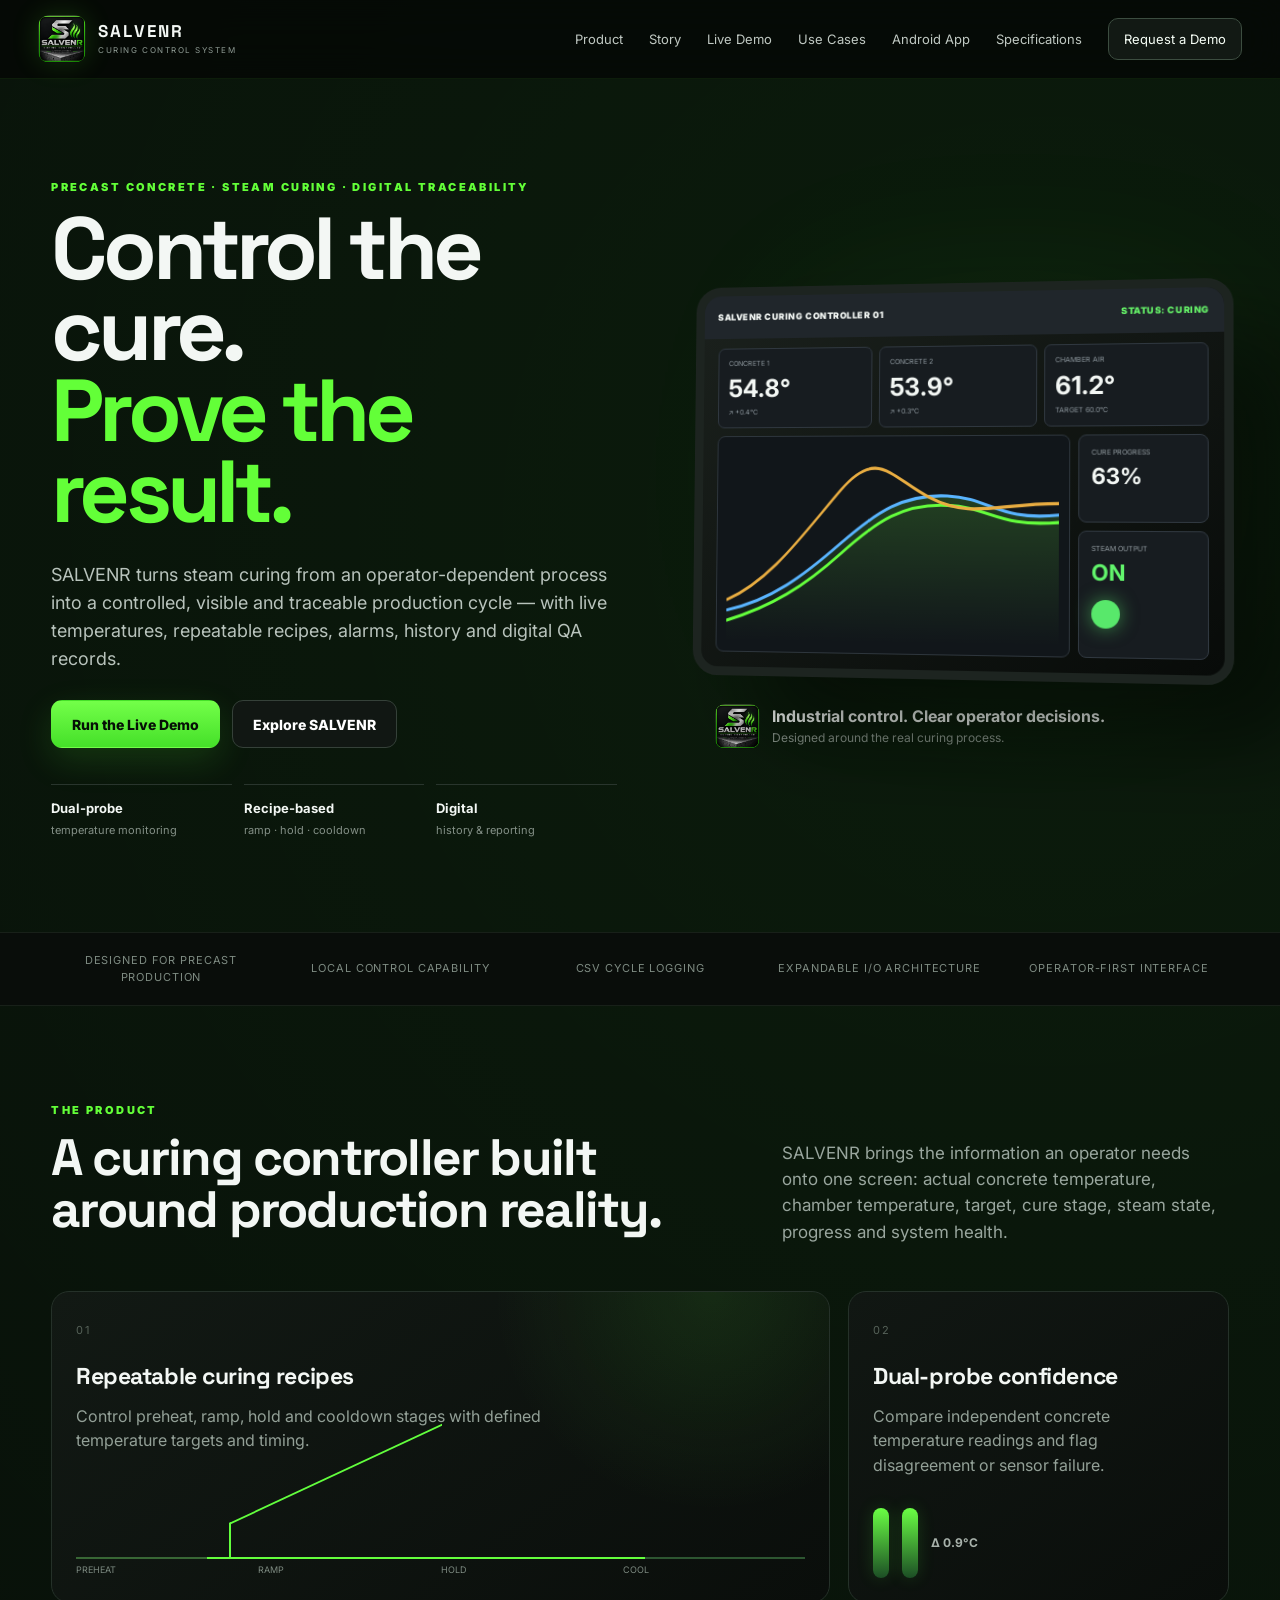
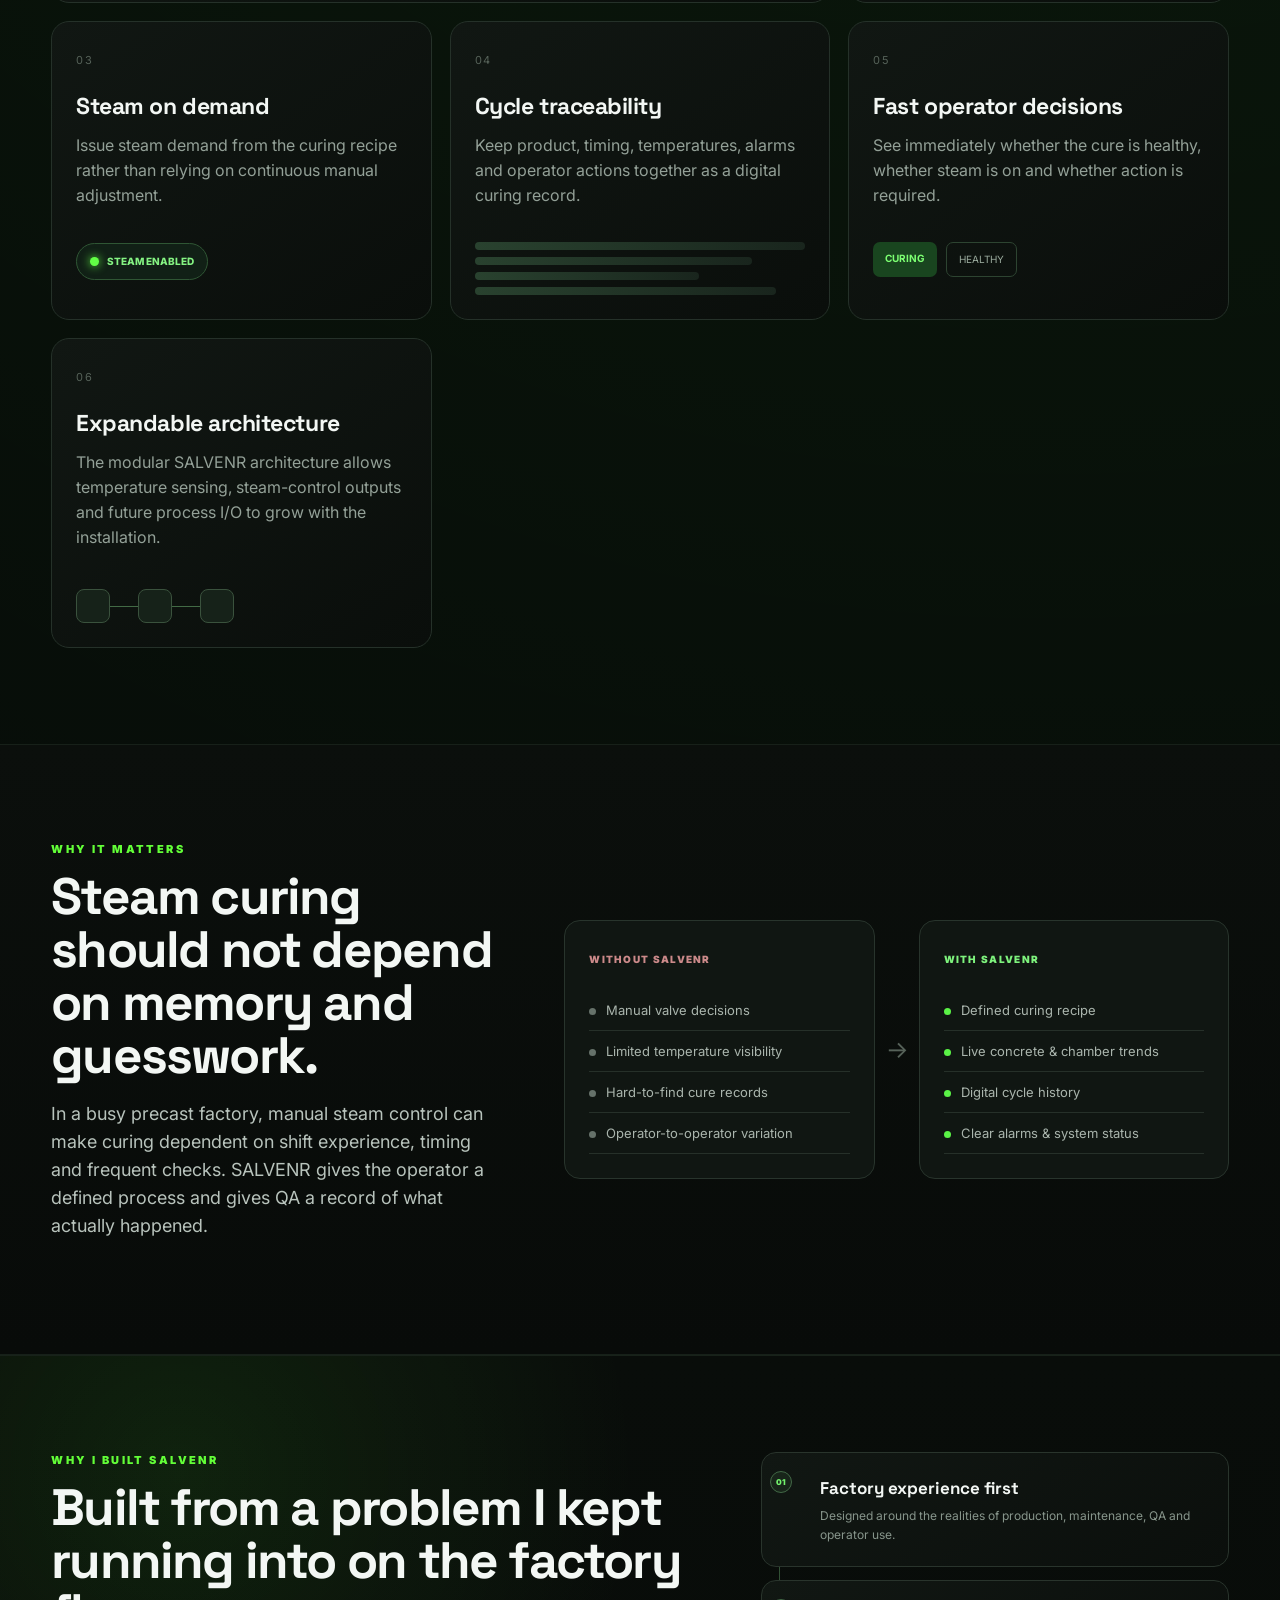
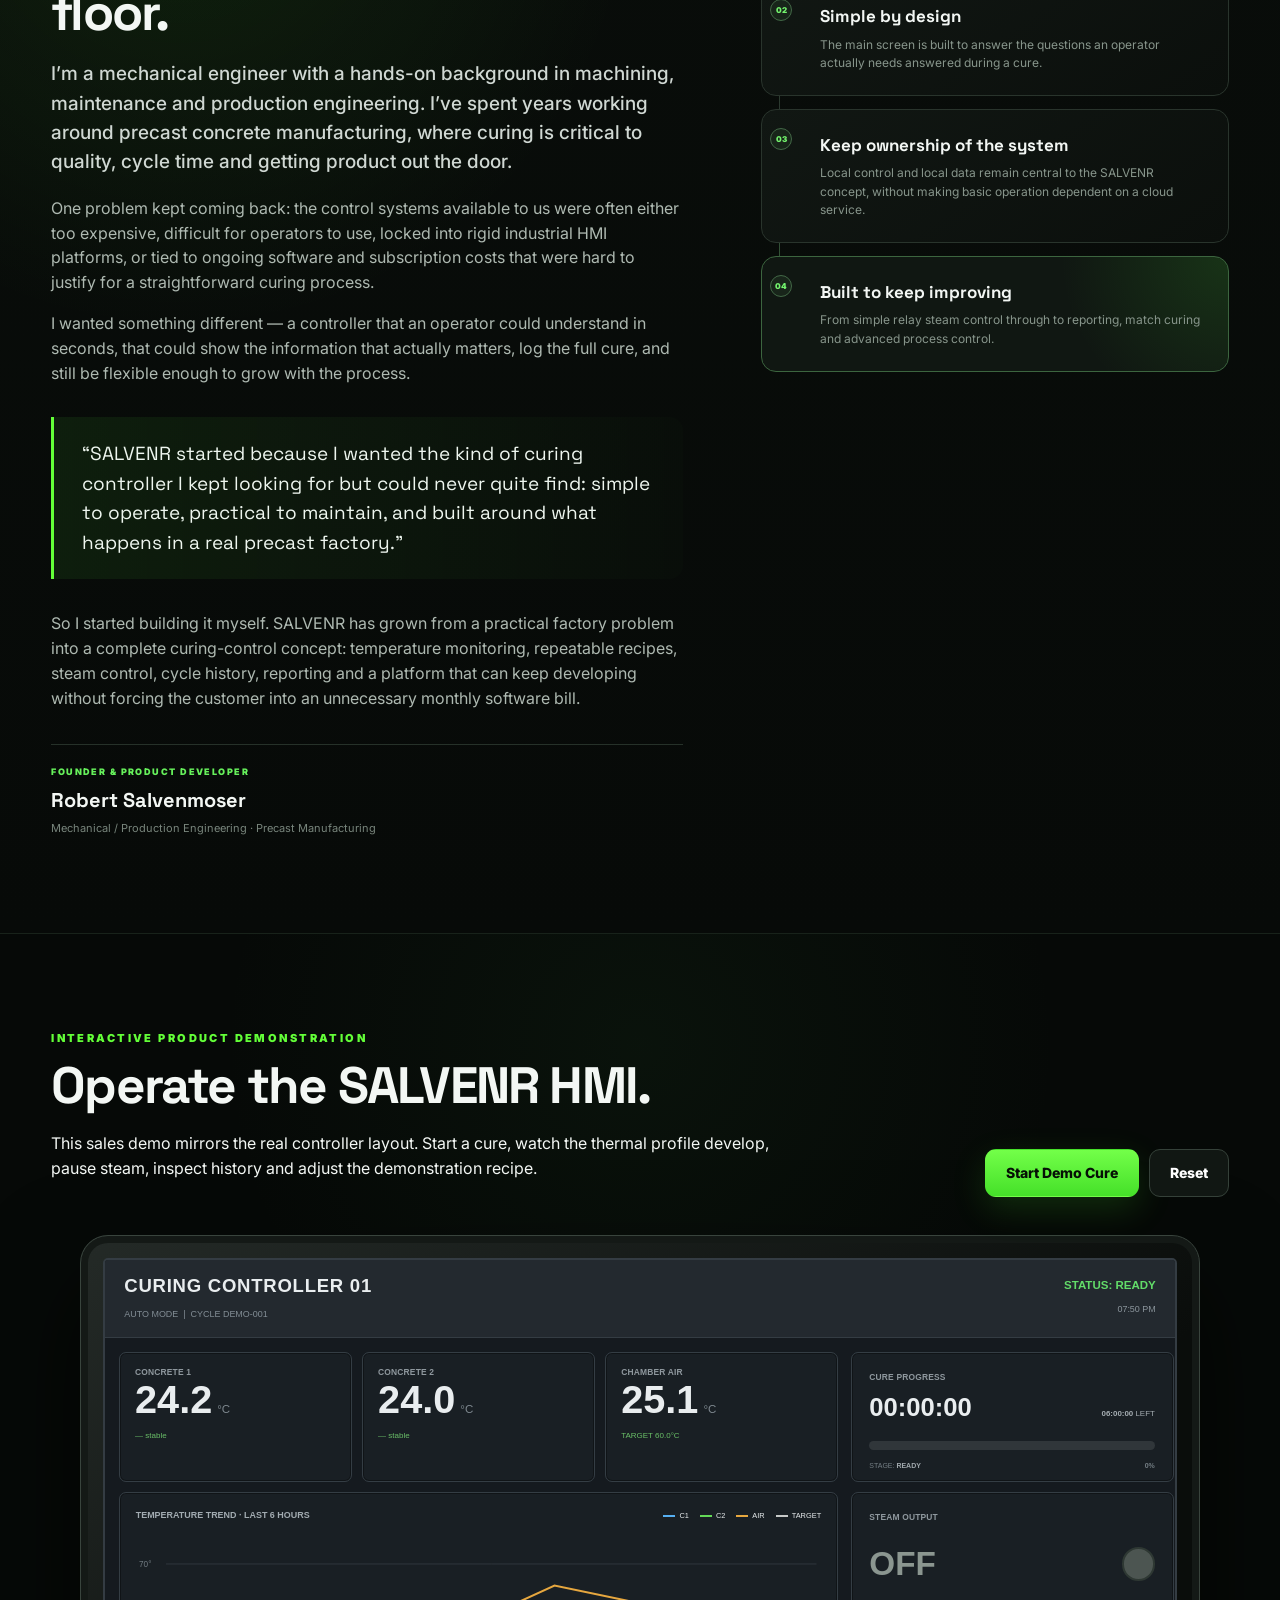
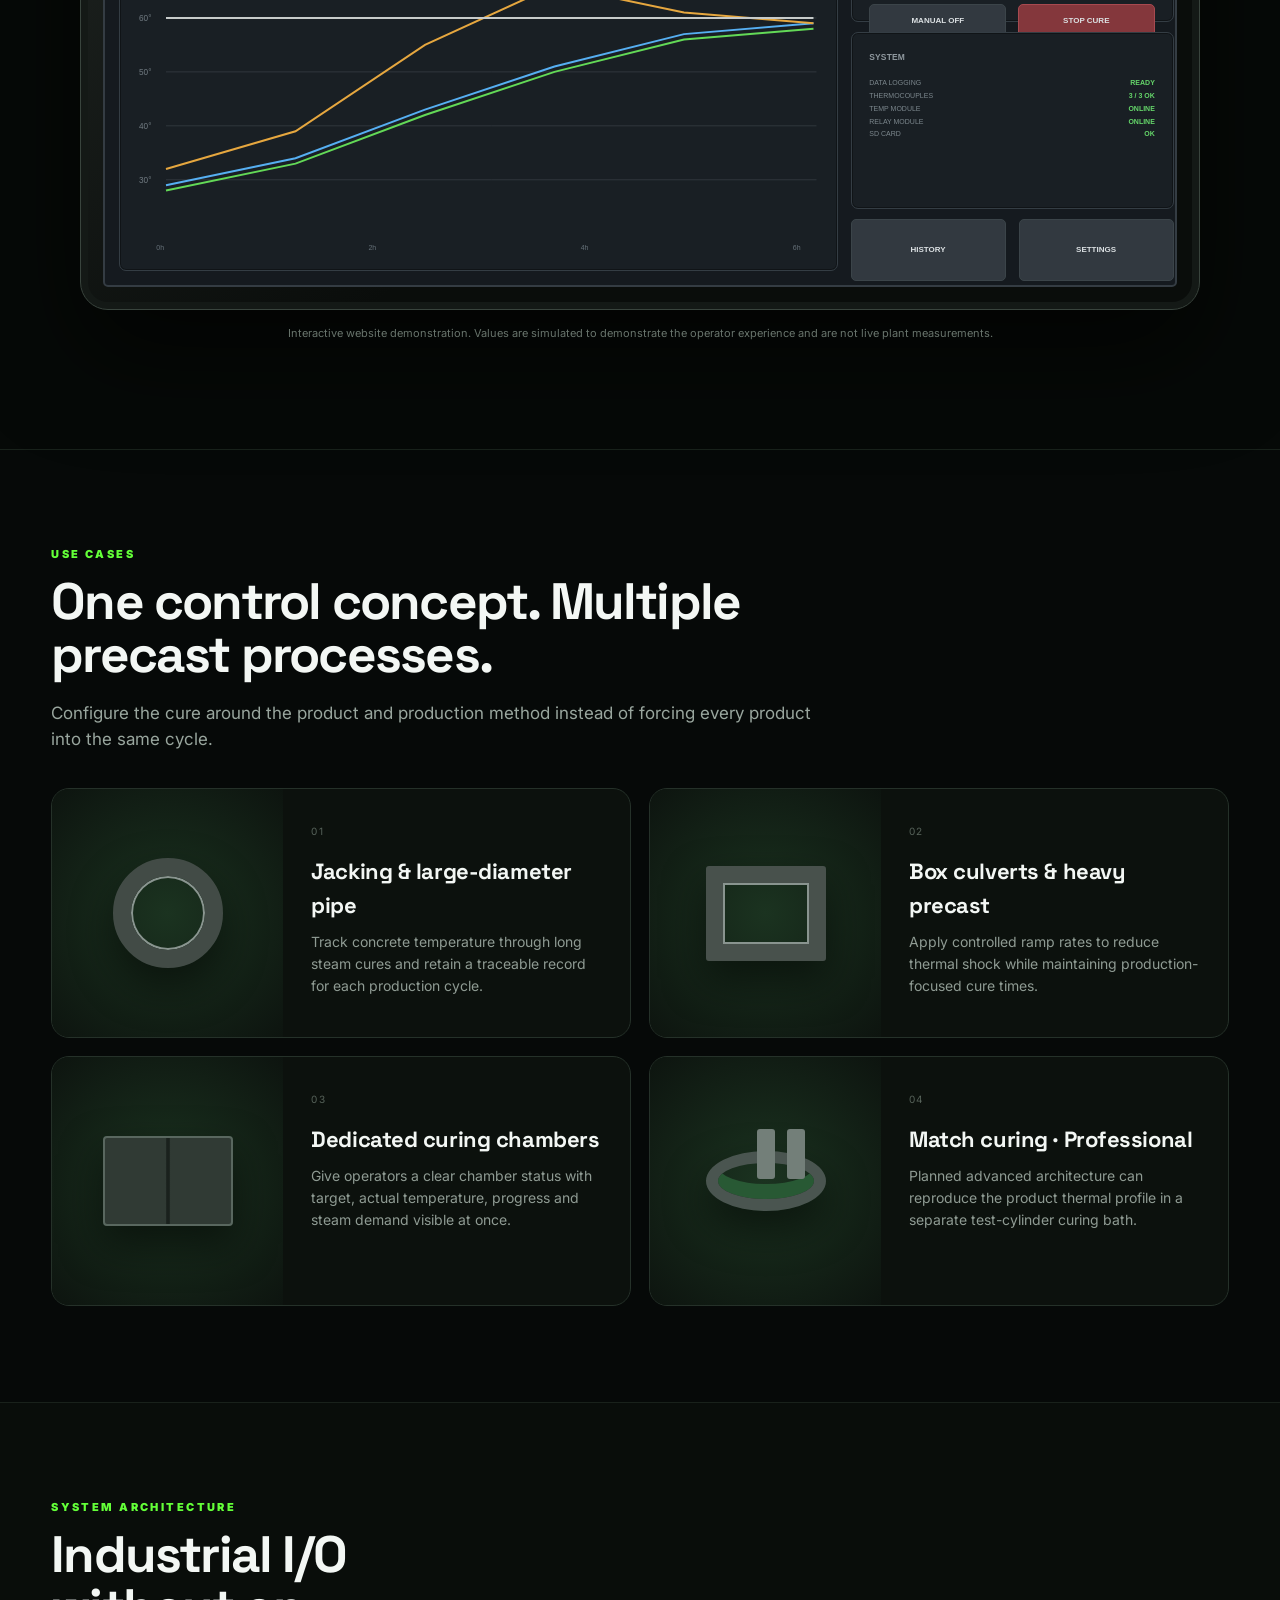
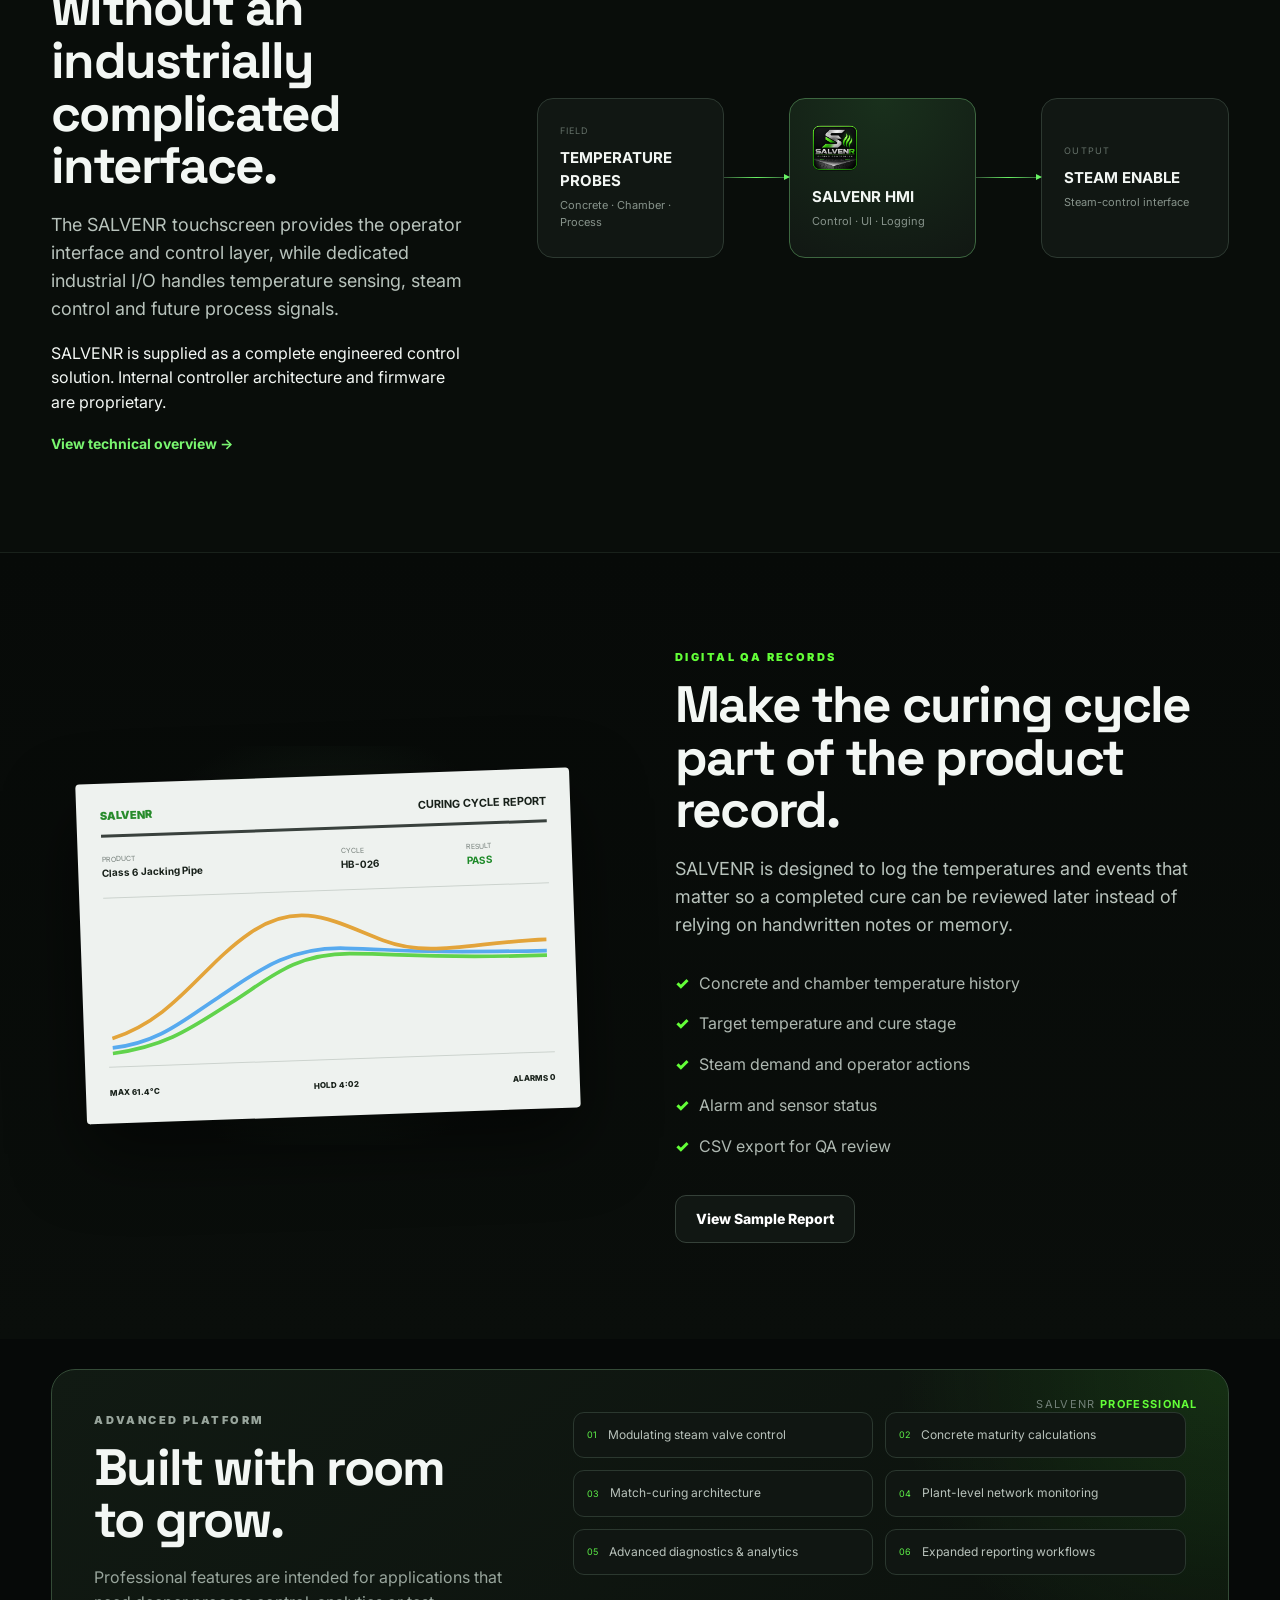
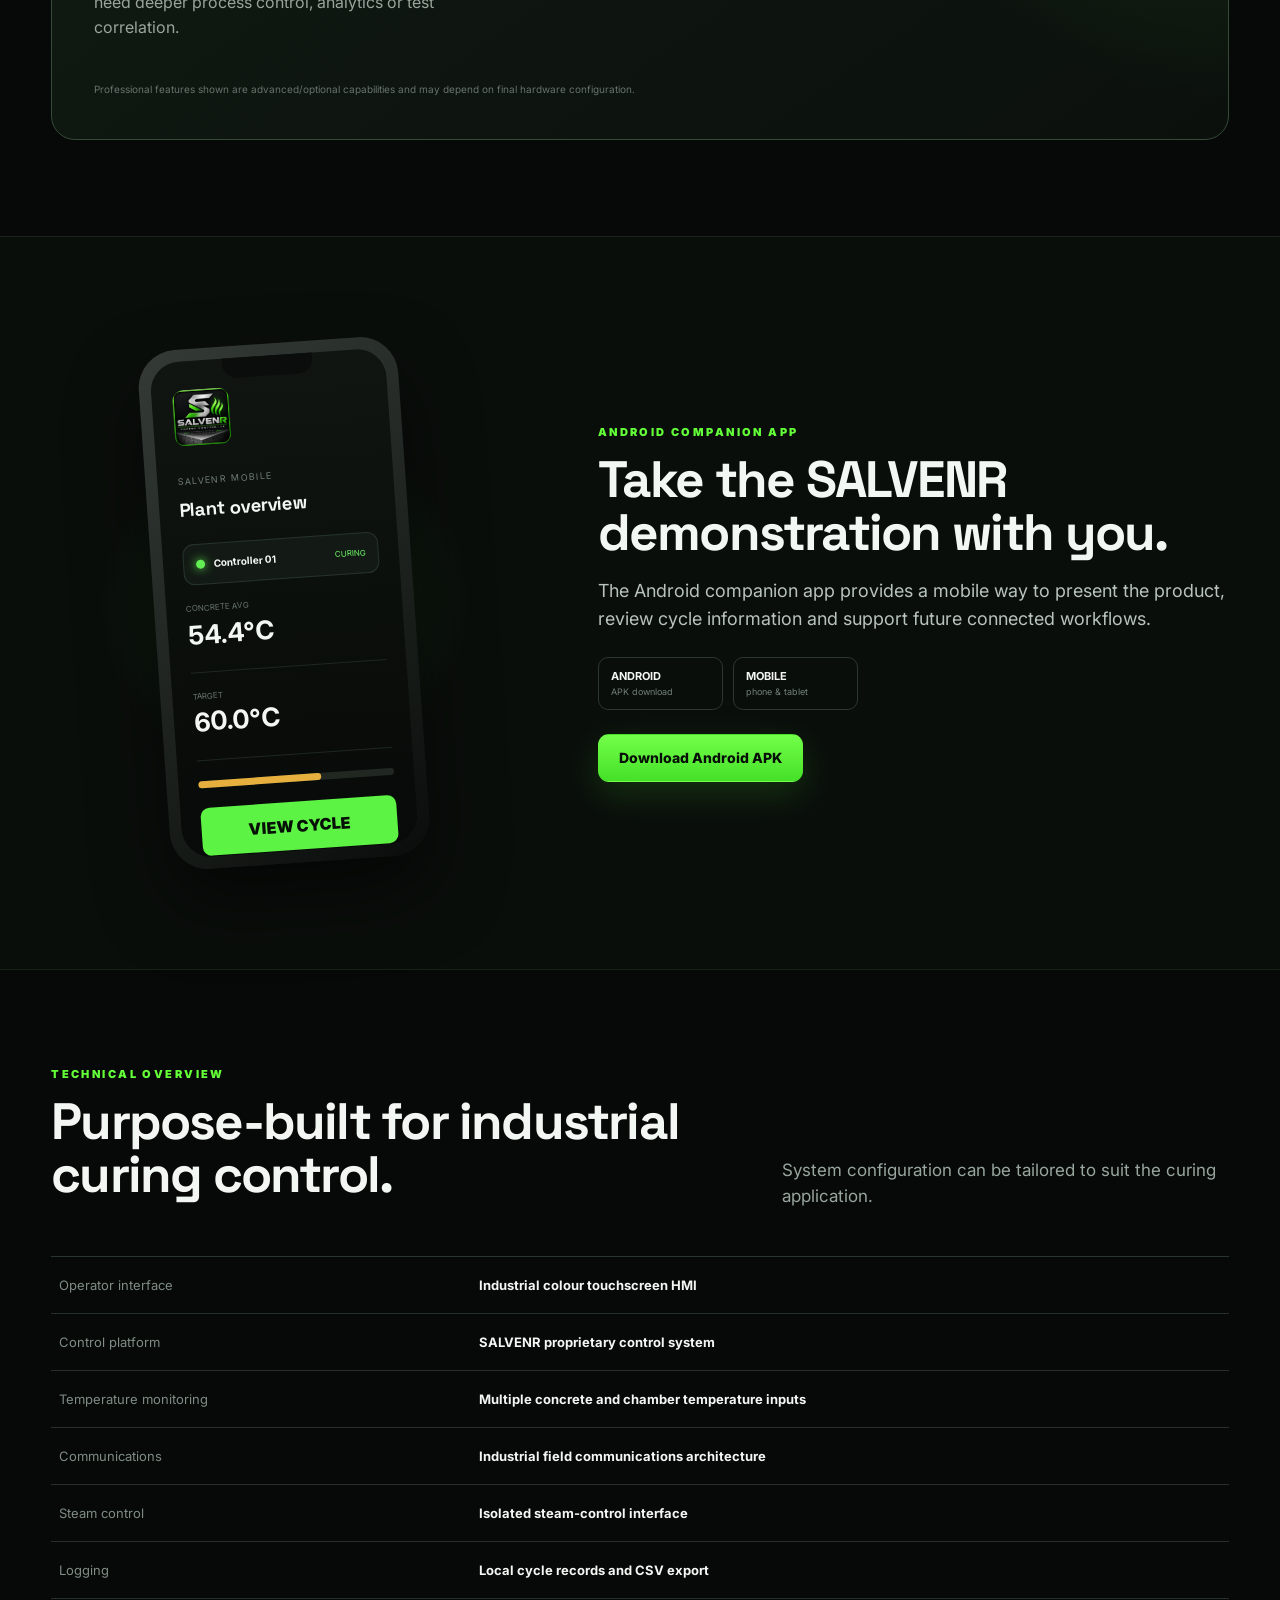
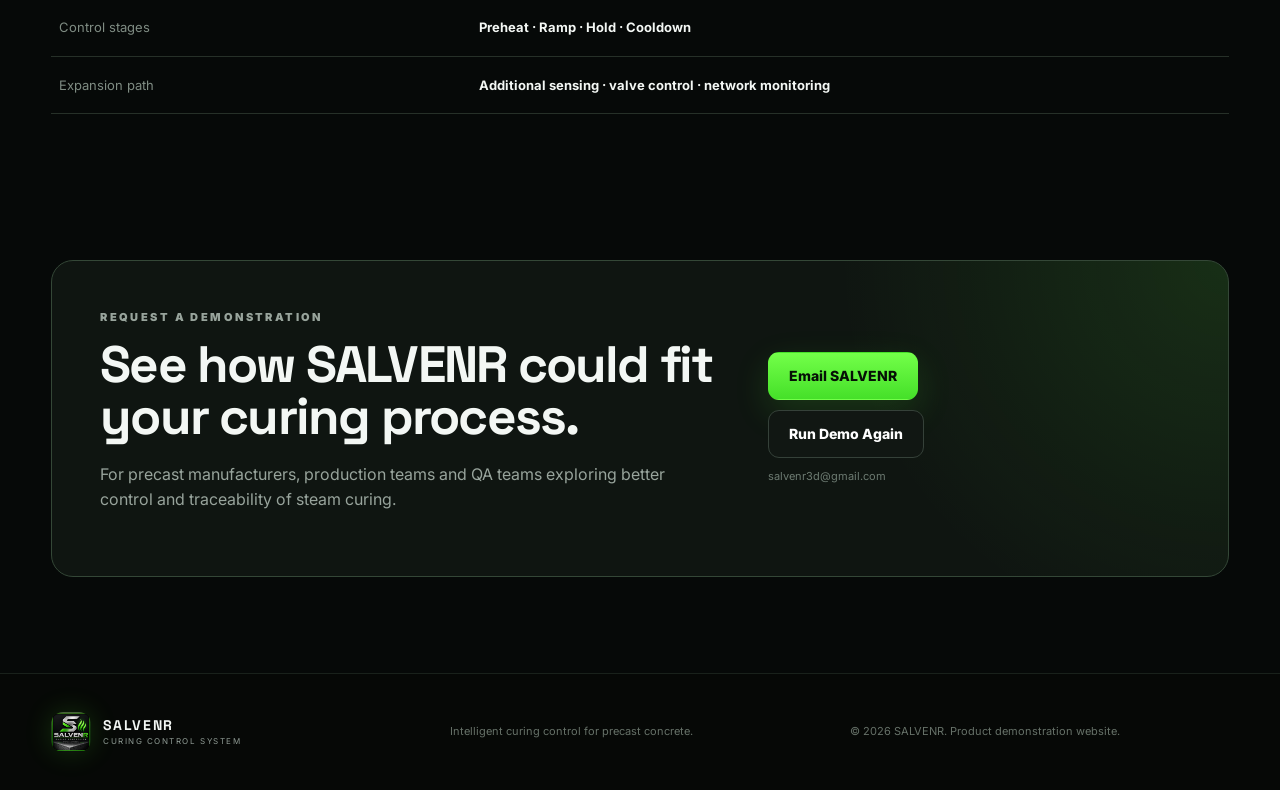
<file: index.html>
<!DOCTYPE html>
<html lang="en">
<head>
  <meta charset="UTF-8">
  <meta name="viewport" content="width=device-width, initial-scale=1.0">
  <meta name="description" content="SALVENR intelligent steam-curing control for precast concrete. Explore the system, run an interactive curing demo and download the Android companion app.">
  <meta name="theme-color" content="#070a08">
  <title>SALVENR | Intelligent Concrete Curing Control</title>
  <link rel="icon" href="assets/salvenr-logo.png">
  <link rel="stylesheet" href="styles.css">
</head>
<body>
  <div class="page-noise" aria-hidden="true"></div>

  <header class="site-header" id="top">
    <div class="nav-shell">
      <a class="brand" href="#top" aria-label="SALVENR home">
        <img src="assets/salvenr-logo.png" alt="SALVENR logo">
        <span><strong>SALVENR</strong><small>CURING CONTROL SYSTEM</small></span>
      </a>
      <button class="nav-toggle" id="navToggle" aria-label="Open navigation" aria-expanded="false">☰</button>
      <nav class="nav-links" id="navLinks">
        <a href="#product">Product</a>
        <a href="#story">Story</a>
        <a href="#demo">Live Demo</a>
        <a href="#use-cases">Use Cases</a>
        <a href="#app">Android App</a>
        <a href="#specs">Specifications</a>
        <a class="nav-cta" href="#contact">Request a Demo</a>
      </nav>
    </div>
  </header>

  <main>
    <section class="hero">
      <div class="hero-grid shell">
        <div class="hero-copy">
          <p class="eyebrow">PRECAST CONCRETE · STEAM CURING · DIGITAL TRACEABILITY</p>
          <h1>Control the cure.<br><span>Prove the result.</span></h1>
          <p class="hero-lead">
            SALVENR turns steam curing from an operator-dependent process into a controlled,
            visible and traceable production cycle — with live temperatures, repeatable recipes,
            alarms, history and digital QA records.
          </p>
          <div class="hero-actions">
            <a class="button primary" href="#demo">Run the Live Demo</a>
            <a class="button ghost" href="#product">Explore SALVENR</a>
          </div>
          <div class="hero-proof">
            <div><strong>Dual-probe</strong><span>temperature monitoring</span></div>
            <div><strong>Recipe-based</strong><span>ramp · hold · cooldown</span></div>
            <div><strong>Digital</strong><span>history & reporting</span></div>
          </div>
        </div>

        <div class="hero-product">
          <div class="device-glow"></div>
          <div class="device-frame device-mini" aria-hidden="true">
            <div class="device-topline">
              <span>SALVENR CURING CONTROLLER 01</span>
              <spanThe class="online">STATUS: CURING</span>
            </div>
            <div class="mini-grid">
              <div class="mini-temp"><small>CONCRETE 1</small><b>54.8°</b><span>↗ +0.4°C</span></div>
              <div class="mini-temp"><small>CONCRETE 2</small><b>53.9°</b><span>↗ +0.3°C</span></div>
              <div class="mini-temp"><small>CHAMBER AIR</small><b>61.2°</b><span>TARGET 60.0°C</span></div>
            </div>
            <div class="mini-lower">
              <div class="mini-chart">
                <svg viewBox="0 0 500 190" preserveAspectRatio="none">
                  <defs>
                    <linearGradient id="heroFill" x1="0" y1="0" x2="0" y2="1">
                      <stop offset="0%" stop-color="#71ff45" stop-opacity=".18"/>
                      <stop offset="100%" stop-color="#71ff45" stop-opacity="0"/>
                    </linearGradient>
                  </defs>
                  <path d="M0 160 C70 150,120 125,175 94 S270 46,335 48 S410 72,500 66 L500 190 L0 190Z" fill="url(#heroFill)"/>
                  <path d="M0 160 C70 150,120 125,175 94 S270 46,335 48 S410 72,500 66" fill="none" stroke="#59b4ff" stroke-width="3"/>
                  <path d="M0 170 C70 156,120 136,175 104 S270 55,335 57 S410 78,500 73" fill="none" stroke="#64ff3c" stroke-width="3"/>
                  <path d="M0 150 C70 130,120 83,175 42 S250 30,310 50 S410 55,500 55" fill="none" stroke="#e9ad41" stroke-width="3"/>
                </svg>
              </div>
              <div class="mini-side">
                <div><small>CURE PROGRESS</small><b>63%</b></div>
                <div class="mini-steam"><small>STEAM OUTPUT</small><b>ON</b><i></i></div>
              </div>
            </div>
          </div>
          <div class="product-caption">
            <img src="assets/salvenr-logo.png" alt="">
            <div><strong>Industrial control. Clear operator decisions.</strong><span>Designed around the real curing process.</span></div>
          </div>
        </div>
      </div>
    </section>

    <section class="trust-strip">
      <div class="shell trust-grid">
        <span>Designed for precast production</span>
        <span>Local control capability</span>
        <span>CSV cycle logging</span>
        <span>Expandable I/O architecture</span>
        <span>Operator-first interface</span>
      </div>
    </section>

    <section class="section shell" id="product">
      <div class="section-heading split-heading">
        <div>
          <p class="eyebrow">THE PRODUCT</p>
          <h2>A curing controller built around production reality.</h2>
        </div>
        <p>
          SALVENR brings the information an operator needs onto one screen: actual concrete temperature,
          chamber temperature, target, cure stage, steam state, progress and system health.
        </p>
      </div>

      <div class="feature-grid">
        <article class="feature-card featured">
          <span class="feature-number">01</span>
          <h3>Repeatable curing recipes</h3>
          <p>Control preheat, ramp, hold and cooldown stages with defined temperature targets and timing.</p>
          <div class="recipe-visual">
            <span>PREHEAT</span><span>RAMP</span><span>HOLD</span><span>COOL</span>
            <div class="recipe-line"></div>
          </div>
        </article>

        <article class="feature-card">
          <span class="feature-number">02</span>
          <h3>Dual-probe confidence</h3>
          <p>Compare independent concrete temperature readings and flag disagreement or sensor failure.</p>
          <div class="sensor-pair"><i></i><i></i><b>Δ 0.9°C</b></div>
        </article>

        <article class="feature-card">
          <span class="feature-number">03</span>
          <h3>Steam on demand</h3>
          <p>Issue steam demand from the curing recipe rather than relying on continuous manual adjustment.</p>
          <div class="steam-pill"><i></i> STEAM ENABLED</div>
        </article>

        <article class="feature-card">
          <span class="feature-number">04</span>
          <h3>Cycle traceability</h3>
          <p>Keep product, timing, temperatures, alarms and operator actions together as a digital curing record.</p>
          <div class="log-lines"><i></i><i></i><i></i><i></i></div>
        </article>

        <article class="feature-card">
          <span class="feature-number">05</span>
          <h3>Fast operator decisions</h3>
          <p>See immediately whether the cure is healthy, whether steam is on and whether action is required.</p>
          <div class="decision-row"><b>CURING</b><span>HEALTHY</span></div>
        </article>

        <article class="feature-card">
          <span class="feature-number">06</span>
          <h3>Expandable architecture</h3>
          <p>The modular SALVENR architecture allows temperature sensing, steam-control outputs and future process I/O to grow with the installation.</p>
          <div class="nodes"><i></i><em></em><i></i><em></em><i></i></div>
        </article>
      </div>
    </section>

    <section class="section problem-section">
      <div class="shell problem-grid">
        <div>
          <p class="eyebrow">WHY IT MATTERS</p>
          <h2>Steam curing should not depend on memory and guesswork.</h2>
          <p class="section-copy">
            In a busy precast factory, manual steam control can make curing dependent on shift experience,
            timing and frequent checks. SALVENR gives the operator a defined process and gives QA a record of what actually happened.
          </p>
        </div>
        <div class="before-after">
          <div class="ba-card before">
            <span>WITHOUT SALVENR</span>
            <ul>
              <li>Manual valve decisions</li>
              <li>Limited temperature visibility</li>
              <li>Hard-to-find cure records</li>
              <li>Operator-to-operator variation</li>
            </ul>
          </div>
          <div class="ba-arrow">→</div>
          <div class="ba-card after">
            <span>WITH SALVENR</span>
            <ul>
              <li>Defined curing recipe</li>
              <li>Live concrete & chamber trends</li>
              <li>Digital cycle history</li>
              <li>Clear alarms & system status</li>
            </ul>
          </div>
        </div>
      </div>
    </section>


    <section class="section founder-section" id="story">
      <div class="shell founder-grid">
        <div class="founder-copy">
          <p class="eyebrow">WHY I BUILT SALVENR</p>
          <h2>Built from a problem I kept running into on the factory floor.</h2>

          <p class="founder-lead">
            I’m a mechanical engineer with a hands-on background in machining, maintenance and production engineering.
            I’ve spent years working around precast concrete manufacturing, where curing is critical to quality,
            cycle time and getting product out the door.
          </p>

          <p>
            One problem kept coming back: the control systems available to us were often either too expensive,
            difficult for operators to use, locked into rigid industrial HMI platforms, or tied to ongoing software
            and subscription costs that were hard to justify for a straightforward curing process.
          </p>

          <p>
            I wanted something different — a controller that an operator could understand in seconds, that could
            show the information that actually matters, log the full cure, and still be flexible enough to grow
            with the process.
          </p>

          <blockquote>
            “SALVENR started because I wanted the kind of curing controller I kept looking for but could never quite find:
            simple to operate, practical to maintain, and built around what happens in a real precast factory.”
          </blockquote>

          <p>
            So I started building it myself. SALVENR has grown from a practical factory problem into a complete
            curing-control concept: temperature monitoring, repeatable recipes, steam control, cycle history,
            reporting and a platform that can keep developing without forcing the customer into an unnecessary
            monthly software bill.
          </p>

          <div class="founder-signoff">
            <span>FOUNDER & PRODUCT DEVELOPER</span>
            <strong>Robert Salvenmoser</strong>
            <small>Mechanical / Production Engineering · Precast Manufacturing</small>
          </div>
        </div>

        <div class="story-rail">
          <div class="story-card">
            <span>01</span>
            <strong>Factory experience first</strong>
            <p>Designed around the realities of production, maintenance, QA and operator use.</p>
          </div>

          <div class="story-card">
            <span>02</span>
            <strong>Simple by design</strong>
            <p>The main screen is built to answer the questions an operator actually needs answered during a cure.</p>
          </div>

          <div class="story-card">
            <span>03</span>
            <strong>Keep ownership of the system</strong>
            <p>Local control and local data remain central to the SALVENR concept, without making basic operation dependent on a cloud service.</p>
          </div>

          <div class="story-card accent-story">
            <span>04</span>
            <strong>Built to keep improving</strong>
            <p>From simple relay steam control through to reporting, match curing and advanced process control.</p>
          </div>
        </div>
      </div>
    </section>

    <section class="section demo-section" id="demo">
      <div class="shell">
        <div class="section-heading demo-heading">
          <div>
            <p class="eyebrow">INTERACTIVE PRODUCT DEMONSTRATION</p>
            <h2>Operate the SALVENR HMI.</h2>
            <p>This sales demo mirrors the real controller layout. Start a cure, watch the thermal profile develop, pause steam, inspect history and adjust the demonstration recipe.</p>
          </div>
          <div class="demo-actions">
            <button class="button primary" id="startDemo">Start Demo Cure</button>
            <button class="button ghost" id="resetDemo">Reset</button>
          </div>
        </div>

        <div class="hmi-bezel">
          <div class="hmi" id="hmi">
            <div class="hmi-header">
              <div>
                <strong>CURING CONTROLLER 01</strong>
                <small><span id="modeLabel">AUTO MODE</span> &nbsp;|&nbsp; CYCLE <span id="cycleRef">DEMO-001</span></small>
              </div>
              <div class="header-status">
                <b id="overallStatus">STATUS: READY</b>
                <span id="hmiClock">12:43</span>
              </div>
            </div>

            <div class="hmi-main">
              <div class="hmi-left">
                <div class="temperature-row">
                  <div class="temp-card">
                    <span>CONCRETE 1</span>
                    <div><b id="concrete1">24.2</b><em>°C</em></div>
                    <small id="trend1">— stable</small>
                  </div>
                  <div class="temp-card">
                    <span>CONCRETE 2</span>
                    <div><b id="concrete2">24.0</b><em>°C</em></div>
                    <small id="trend2">— stable</small>
                  </div>
                  <div class="temp-card">
                    <span>CHAMBER AIR</span>
                    <div><b id="chamberAir">25.1</b><em>°C</em></div>
                    <small>TARGET <span id="targetTemp">60.0</span>°C</small>
                  </div>
                </div>

                <div class="trend-panel">
                  <div class="panel-title-row">
                    <strong>TEMPERATURE TREND · LAST 6 HOURS</strong>
                    <div class="legend">
                      <span class="c1">C1</span>
                      <span class="c2">C2</span>
                      <span class="air">AIR</span>
                      <span class="target">TARGET</span>
                    </div>
                  </div>
                  <canvas id="trendChart"></canvas>
                  <div class="chart-scale"><span>0h</span><span>2h</span><span>4h</span><span>6h</span></div>
                </div>
              </div>

              <aside class="hmi-side">
                <div class="side-panel progress-panel">
                  <span>CURE PROGRESS</span>
                  <div class="progress-time">
                    <b id="elapsed">00:00:00</b>
                    <small><strong id="remaining">06:00:00</strong> LEFT</small>
                  </div>
                  <div class="hmi-progress"><i id="progressFill"></i></div>
                  <div class="stage-row"><span>STAGE: <b id="stageLabel">READY</b></span><strong id="progressPct">0%</strong></div>
                </div>

                <div class="side-panel steam-panel">
                  <span>STEAM OUTPUT</span>
                  <div class="steam-state">
                    <b id="steamState">OFF</b>
                    <i id="steamLamp"></i>
                  </div>
                  <div class="steam-buttons">
                    <button id="manualOff">MANUAL OFF</button>
                    <button class="danger" id="stopCure">STOP CURE</button>
                  </div>
                </div>

                <div class="side-panel system-panel">
                  <span>SYSTEM</span>
                  <dl>
                    <div><dt>DATA LOGGING</dt><dd id="logStatus">READY</dd></div>
                    <div><dt>THERMOCOUPLES</dt><dd>3 / 3 OK</dd></div>
                    <div><dt>TEMP MODULE</dt><dd>ONLINE</dd></div>
                    <div><dt>RELAY MODULE</dt><dd>ONLINE</dd></div>
                    <div><dt>SD CARD</dt><dd>OK</dd></div>
                  </dl>
                </div>

                <div class="hmi-nav">
                  <button id="historyBtn">HISTORY</button>
                  <button id="settingsBtn">SETTINGS</button>
                </div>
              </aside>
            </div>

            <div class="hmi-modal" id="historyModal" aria-hidden="true">
              <div class="modal-card">
                <div class="modal-title"><strong>CYCLE HISTORY</strong><button data-close>×</button></div>
                <table>
                  <thead><tr><th>Cycle</th><th>Product</th><th>Max</th><th>Hold</th><th>Result</th></tr></thead>
                  <tbody>
                    <tr><td>HB-026</td><td>Class 6 Pipe</td><td>61.4°C</td><td>4:02</td><td class="pass">PASS</td></tr>
                    <tr><td>BC-114</td><td>Box Culvert</td><td>60.8°C</td><td>4:00</td><td class="pass">PASS</td></tr>
                    <tr><td>MH-318</td><td>Manhole Base</td><td>59.9°C</td><td>3:59</td><td class="pass">PASS</td></tr>
                  </tbody>
                </table>
                <p>Cycle files can be retained as CSV records and used to build QA reports.</p>
              </div>
            </div>

            <div class="hmi-modal" id="settingsModal" aria-hidden="true">
              <div class="modal-card settings-card">
                <div class="modal-title"><strong>DEMO RECIPE SETTINGS</strong><button data-close>×</button></div>
                <label>Target temperature <span><input id="settingTarget" type="number" value="60" min="40" max="80" step="0.5"> °C</span></label>
                <label>Ramp limit <span><input id="settingRamp" type="number" value="12" min="1" max="30"> °C/hr</span></label>
                <label>Hold time <span><input id="settingHold" type="number" value="4" min="0.5" max="12" step="0.5"> hr</span></label>
                <label>Cycle reference <span><input id="settingCycle" type="text" value="DEMO-001"></span></label>
                <button class="button primary modal-save" id="saveSettings">Apply Demo Settings</button>
              </div>
            </div>
          </div>
        </div>

        <p class="demo-note">Interactive website demonstration. Values are simulated to demonstrate the operator experience and are not live plant measurements.</p>
      </div>
    </section>

    <section class="section shell" id="use-cases">
      <div class="section-heading">
        <p class="eyebrow">USE CASES</p>
        <h2>One control concept. Multiple precast processes.</h2>
        <p>Configure the cure around the product and production method instead of forcing every product into the same cycle.</p>
      </div>

      <div class="use-case-grid">
        <article class="use-case">
          <div class="uc-graphic pipe"><i></i></div>
          <div><span>01</span><h3>Jacking & large-diameter pipe</h3><p>Track concrete temperature through long steam cures and retain a traceable record for each production cycle.</p></div>
        </article>
        <article class="use-case">
          <div class="uc-graphic culvert"><i></i></div>
          <div><span>02</span><h3>Box culverts & heavy precast</h3><p>Apply controlled ramp rates to reduce thermal shock while maintaining production-focused cure times.</p></div>
        </article>
        <article class="use-case">
          <div class="uc-graphic chamber"><i></i></div>
          <div><span>03</span><h3>Dedicated curing chambers</h3><p>Give operators a clear chamber status with target, actual temperature, progress and steam demand visible at once.</p></div>
        </article>
        <article class="use-case">
          <div class="uc-graphic match"><i></i></div>
          <div><span>04</span><h3>Match curing · Professional</h3><p>Planned advanced architecture can reproduce the product thermal profile in a separate test-cylinder curing bath.</p></div>
        </article>
      </div>
    </section>

    <section class="section architecture-section">
      <div class="shell architecture-grid">
        <div>
          <p class="eyebrow">SYSTEM ARCHITECTURE</p>
          <h2>Industrial I/O without an industrially complicated interface.</h2>
          <p class="section-copy">
            The SALVENR touchscreen provides the operator interface and control layer, while dedicated industrial I/O handles temperature sensing, steam control and future process signals.
          </p>
          <p class="product-ip-note">SALVENR is supplied as a complete engineered control solution. Internal controller architecture and firmware are proprietary.</p>
          <a class="text-link" href="#specs">View technical overview →</a>
        </div>
        <div class="architecture-diagram">
          <div class="arch-node sensor-node"><small>FIELD</small><strong>TEMPERATURE PROBES</strong><span>Concrete · Chamber · Process</span></div>
          <div class="arch-line"></div>
          <div class="arch-node core-node"><img src="assets/salvenr-logo.png" alt=""><strong>SALVENR HMI</strong><span>Control · UI · Logging</span></div>
          <div class="arch-line"></div>
          <div class="arch-node output-node"><small>OUTPUT</small><strong>STEAM ENABLE</strong><span>Steam-control interface</span></div>
        </div>
      </div>
    </section>

    <section class="section report-section">
      <div class="shell report-grid">
        <div class="report-preview">
          <div class="report-page">
            <div class="report-head"><span>SALVENR</span><b>CURING CYCLE REPORT</b></div>
            <div class="report-meta">
              <div><small>PRODUCT</small><b>Class 6 Jacking Pipe</b></div>
              <div><small>CYCLE</small><b>HB-026</b></div>
              <div><small>RESULT</small><b class="ok">PASS</b></div>
            </div>
            <svg viewBox="0 0 520 180" preserveAspectRatio="none">
              <path d="M5 160 C60 156,90 132,130 110 S210 58,280 62 S360 70,515 72" fill="none" stroke="#57aaef" stroke-width="4"/>
              <path d="M5 166 C70 160,100 140,145 116 S220 66,285 68 S370 76,515 77" fill="none" stroke="#61d34c" stroke-width="4"/>
              <path d="M5 150 C80 130,110 77,170 42 S270 34,325 55 S430 60,515 60" fill="none" stroke="#e3a43a" stroke-width="4"/>
            </svg>
            <div class="report-bottom"><span>MAX 61.4°C</span><span>HOLD 4:02</span><span>ALARMS 0</span></div>
          </div>
        </div>

        <div>
          <p class="eyebrow">DIGITAL QA RECORDS</p>
          <h2>Make the curing cycle part of the product record.</h2>
          <p class="section-copy">
            SALVENR is designed to log the temperatures and events that matter so a completed cure can be reviewed later
            instead of relying on handwritten notes or memory.
          </p>
          <ul class="check-list">
            <li>Concrete and chamber temperature history</li>
            <li>Target temperature and cure stage</li>
            <li>Steam demand and operator actions</li>
            <li>Alarm and sensor status</li>
            <li>CSV export for QA review</li>
          </ul>
          <a class="button ghost" href="sample-report.html">View Sample Report</a>
        </div>
      </div>
    </section>

    <section class="section pro-section">
      <div class="shell pro-card">
        <div class="pro-label">SALVENR <b>PROFESSIONAL</b></div>
        <div class="pro-grid">
          <div>
            <p class="eyebrow">ADVANCED PLATFORM</p>
            <h2>Built with room to grow.</h2>
            <p>Professional features are intended for applications that need deeper process control, analytics or test correlation.</p>
          </div>
          <div class="pro-features">
            <span><i>01</i>Modulating steam valve control</span>
            <span><i>02</i>Concrete maturity calculations</span>
            <span><i>03</i>Match-curing architecture</span>
            <span><i>04</i>Plant-level network monitoring</span>
            <span><i>05</i>Advanced diagnostics & analytics</span>
            <span><i>06</i>Expanded reporting workflows</span>
          </div>
        </div>
        <small>Professional features shown are advanced/optional capabilities and may depend on final hardware configuration.</small>
      </div>
    </section>

    <section class="section app-section" id="app">
      <div class="shell app-grid">
        <div class="phone-wrap">
          <div class="phone">
            <div class="phone-top"></div>
            <div class="phone-screen">
              <img src="assets/salvenr-logo.png" alt="">
              <small>SALVENR MOBILE</small>
              <h3>Plant overview</h3>
              <div class="phone-status"><span></span><b>Controller 01</b><em>CURING</em></div>
              <div class="phone-reading"><small>CONCRETE AVG</small><b>54.4°C</b></div>
              <div class="phone-reading"><small>TARGET</small><b>60.0°C</b></div>
              <div class="phone-mini-progress"><i></i></div>
              <button>VIEW CYCLE</button>
            </div>
          </div>
        </div>
        <div>
          <p class="eyebrow">ANDROID COMPANION APP</p>
          <h2>Take the SALVENR demonstration with you.</h2>
          <p class="section-copy">
            The Android companion app provides a mobile way to present the product, review cycle information and support future connected workflows.
          </p>
          <div class="app-badges">
            <div><b>ANDROID</b><span>APK download</span></div>
            <div><b>MOBILE</b><span>phone & tablet</span></div>
          </div>
          <a class="button primary" href="https://github.com/SalveneR/salvenr/releases/latest/download/SALVENR.apk">Download Android APK</a>
    
        </div>
      </div>
    </section>

    <section class="section shell" id="specs">
      <div class="section-heading split-heading">
        <div>
          <p class="eyebrow">TECHNICAL OVERVIEW</p>
          <h2>Purpose-built for industrial curing control.</h2>
        </div>
        <p>System configuration can be tailored to suit the curing application.</p>
      </div>
      <div class="spec-grid">
        <div class="spec-row"><span>Operator interface</span><b>Industrial colour touchscreen HMI</b></div>
        <div class="spec-row"><span>Control platform</span><b>SALVENR proprietary control system</b></div>
        <div class="spec-row"><span>Temperature monitoring</span><b>Multiple concrete and chamber temperature inputs</b></div>
        <div class="spec-row"><span>Communications</span><b>Industrial field communications architecture</b></div>
        <div class="spec-row"><span>Steam control</span><b>Isolated steam-control interface</b></div>
        <div class="spec-row"><span>Logging</span><b>Local cycle records and CSV export</b></div>
        <div class="spec-row"><span>Control stages</span><b>Preheat · Ramp · Hold · Cooldown</b></div>
        <div class="spec-row"><span>Expansion path</span><b>Additional sensing · valve control · network monitoring</b></div>
      </div>
    </section>

    <section class="section contact-section" id="contact">
      <div class="shell contact-card">
        <div>
          <p class="eyebrow">REQUEST A DEMONSTRATION</p>
          <h2>See how SALVENR could fit your curing process.</h2>
          <p>For precast manufacturers, production teams and QA teams exploring better control and traceability of steam curing.</p>
        </div>
        <div class="contact-actions">
          <a class="button primary" href="mailto:salvenr3d@gmail.com?subject=SALVENR%20Curing%20Controller%20Demo%20Enquiry">Email SALVENR</a>
          <a class="button ghost" href="#demo">Run Demo Again</a>
          <span>salvenr3d@gmail.com</span>
        </div>
      </div>
    </section>
  </main>

  <footer>
    <div class="shell footer-grid">
      <div class="brand footer-brand">
        <img src="assets/salvenr-logo.png" alt="SALVENR logo">
        <span><strong>SALVENR</strong><small>CURING CONTROL SYSTEM</small></span>
      </div>
      <p>Intelligent curing control for precast concrete.</p>
      <p>© <span id="year"></span> SALVENR. Product demonstration website.</p>
    </div>
  </footer>

  <script src="app.js"></script>
</body>
</html>
</file>
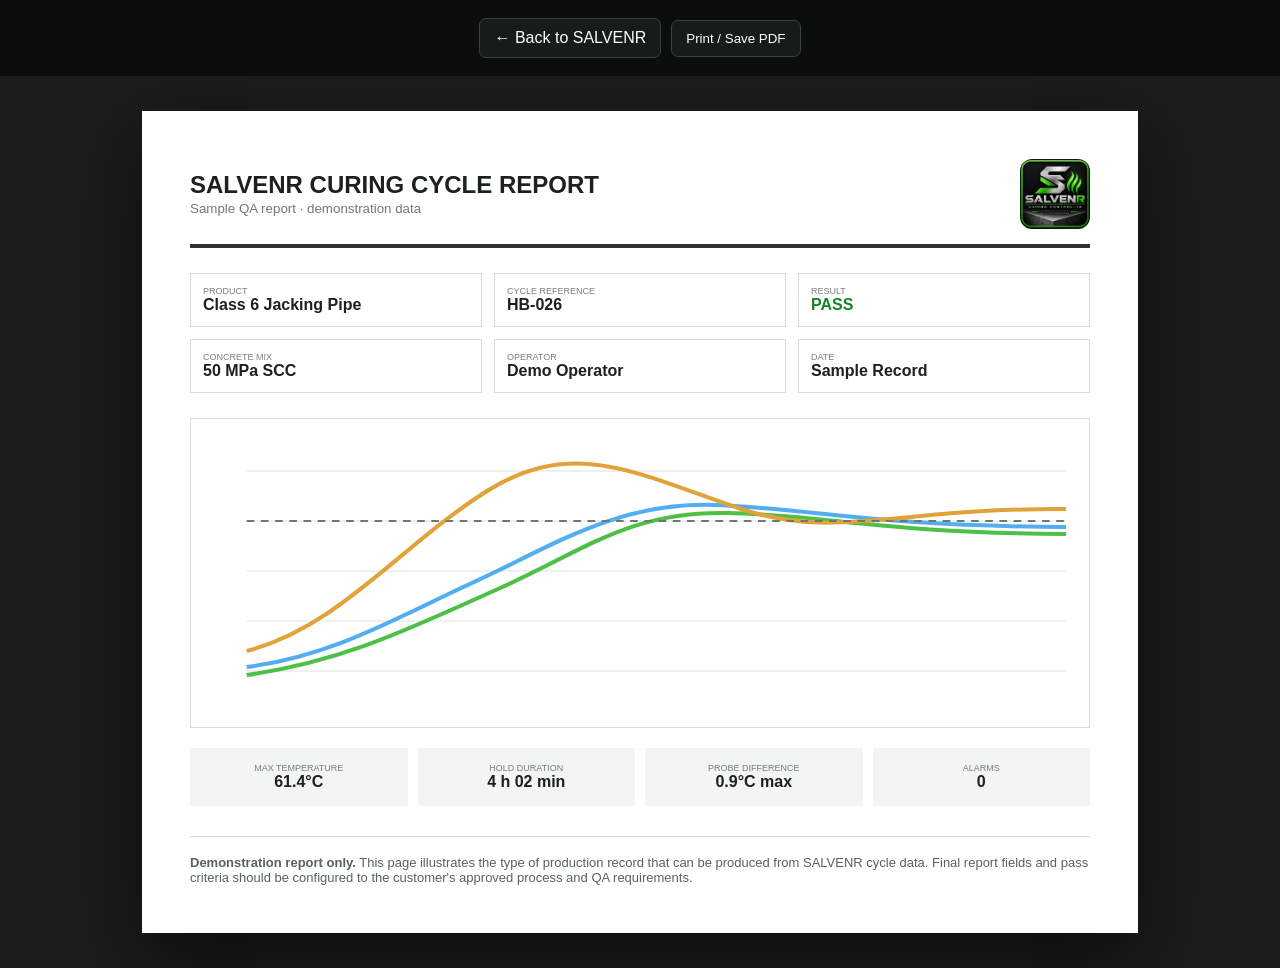
<file: sample-report.html>
<!DOCTYPE html><html lang="en"><head><meta charset="UTF-8"><meta name="viewport" content="width=device-width,initial-scale=1"><title>SALVENR Sample Curing Report</title><style>body{margin:0;background:#1a1d1b;font-family:Arial,sans-serif;color:#1b211d}.toolbar{padding:18px;text-align:center;background:#0b0f0c;color:white}.toolbar a,.toolbar button{display:inline-block;margin:0 5px;padding:10px 14px;border-radius:7px;border:1px solid #39433d;background:#161c18;color:white;text-decoration:none;cursor:pointer}.page{width:min(900px,94vw);margin:35px auto;background:white;box-shadow:0 25px 70px #0008;padding:48px}.head{display:flex;justify-content:space-between;align-items:center;border-bottom:4px solid #2d3430;padding-bottom:15px}.head img{width:70px;height:70px;border-radius:12px}.head h1{margin:0;font-size:24px}.head small{color:#707b74}.meta{display:grid;grid-template-columns:repeat(3,1fr);gap:12px;margin:25px 0}.meta div{border:1px solid #d7ddd9;padding:12px}.meta small,.meta b{display:block}.meta small{font-size:9px;color:#768179}.ok{color:#16842a}.chart{border:1px solid #d9dfdb;padding:12px;margin:20px 0}.chart svg{width:100%;height:280px}.summary{display:grid;grid-template-columns:repeat(4,1fr);gap:10px}.summary div{text-align:center;background:#f2f5f3;padding:15px}.summary small,.summary b{display:block}.summary small{color:#718078;font-size:9px}.notes{margin-top:30px;border-top:1px solid #d7ddd9;padding-top:18px;color:#58635c;font-size:13px}@media print{body{background:white}.toolbar{display:none}.page{width:auto;margin:0;box-shadow:none;padding:20mm}}</style></head><body><div class="toolbar"><a href="index.html">← Back to SALVENR</a><button onclick="window.print()">Print / Save PDF</button></div><div class="page"><div class="head"><div><h1>SALVENR CURING CYCLE REPORT</h1><small>Sample QA report · demonstration data</small></div><img src="assets/salvenr-logo.png" alt="SALVENR"></div><div class="meta"><div><small>PRODUCT</small><b>Class 6 Jacking Pipe</b></div><div><small>CYCLE REFERENCE</small><b>HB-026</b></div><div><small>RESULT</small><b class="ok">PASS</b></div><div><small>CONCRETE MIX</small><b>50 MPa SCC</b></div><div><small>OPERATOR</small><b>Demo Operator</b></div><div><small>DATE</small><b>Sample Record</b></div></div><div class="chart"><svg viewBox="0 0 800 280" preserveAspectRatio="none"><g stroke="#e0e4e1" stroke-width="1"><line x1="40" y1="40" x2="790" y2="40"/><line x1="40" y1="90" x2="790" y2="90"/><line x1="40" y1="140" x2="790" y2="140"/><line x1="40" y1="190" x2="790" y2="190"/><line x1="40" y1="240" x2="790" y2="240"/></g><path d="M40 236 C120 225,180 185,250 150 S380 70,470 74 S610 95,790 96" fill="none" stroke="#52aef0" stroke-width="4"/><path d="M40 244 C130 230,190 197,270 158 S390 80,480 82 S620 102,790 103" fill="none" stroke="#4fc047" stroke-width="4"/><path d="M40 220 C125 196,180 115,260 60 S400 44,490 77 S630 77,790 78" fill="none" stroke="#e1a238" stroke-width="4"/><line x1="40" y1="90" x2="790" y2="90" stroke="#6e7772" stroke-width="2" stroke-dasharray="7 6"/></svg></div><div class="summary"><div><small>MAX TEMPERATURE</small><b>61.4°C</b></div><div><small>HOLD DURATION</small><b>4 h 02 min</b></div><div><small>PROBE DIFFERENCE</small><b>0.9°C max</b></div><div><small>ALARMS</small><b>0</b></div></div><div class="notes"><b>Demonstration report only.</b> This page illustrates the type of production record that can be produced from SALVENR cycle data. Final report fields and pass criteria should be configured to the customer's approved process and QA requirements.</div></div></body></html>
</file>
<file: styles.css>
@import url('https://fonts.googleapis.com/css2?family=Inter:wght@400;500;600;700;800;900&family=Space+Grotesk:wght@500;600;700&display=swap');
:root{--bg:#060908;--panel:#101612;--line:#253129;--text:#f3f7f4;--muted:#99a69e;--green:#63ff38;--blue:#56aff2;--amber:#e6a73f;--shadow:0 35px 90px rgba(0,0,0,.45)}
*{box-sizing:border-box}html{scroll-behavior:smooth}body{margin:0;background:radial-gradient(circle at 82% 5%,rgba(74,255,57,.08),transparent 28%),var(--bg);color:var(--text);font-family:Inter,Arial,sans-serif;line-height:1.55;overflow-x:hidden}
.page-noise{position:fixed;inset:0;pointer-events:none;opacity:.18;z-index:-1;background-image:linear-gradient(rgba(255,255,255,.015) 1px,transparent 1px),linear-gradient(90deg,rgba(255,255,255,.012) 1px,transparent 1px);background-size:44px 44px}
a{color:inherit;text-decoration:none}button,input{font:inherit}button{cursor:pointer}.shell{width:min(1180px,92vw);margin:auto}
.site-header{position:sticky;top:0;z-index:100;background:rgba(5,8,6,.82);backdrop-filter:blur(18px);border-bottom:1px solid rgba(104,255,66,.08)}
.nav-shell{width:min(1240px,94vw);height:78px;margin:auto;display:flex;align-items:center;justify-content:space-between;gap:30px}.brand{display:flex;align-items:center;gap:12px}.brand img{width:48px;height:48px;border-radius:12px;object-fit:cover;box-shadow:0 0 28px rgba(99,255,56,.16)}.brand span{display:flex;flex-direction:column;line-height:1.05}.brand strong{font-family:"Space Grotesk",Inter,sans-serif;letter-spacing:.12em;font-size:17px}.brand small{font-size:8px;letter-spacing:.19em;color:#8f9b94;margin-top:5px}
.nav-links{display:flex;align-items:center;gap:26px;font-size:13px;color:#c0c9c3}.nav-links>a:not(.nav-cta):hover{color:var(--green)}.nav-cta{padding:10px 15px;border-radius:10px;border:1px solid #3c4d40;background:#121914;color:#f7fff7!important}.nav-toggle{display:none;background:transparent;border:0;color:white;font-size:24px}
.hero{padding:100px 0 80px;min-height:760px;display:grid;align-items:center}.hero-grid{display:grid;grid-template-columns:1.02fr .98fr;gap:68px;align-items:center}.eyebrow{margin:0 0 13px;color:var(--green);font-size:11px;letter-spacing:.22em;font-weight:900}h1,h2,h3{font-family:"Space Grotesk",Inter,sans-serif}h1{font-size:clamp(52px,7vw,88px);line-height:.92;letter-spacing:-.055em;margin:0 0 28px}h1 span{color:var(--green)}h2{font-size:clamp(34px,4vw,54px);line-height:1.03;letter-spacing:-.035em;margin:0 0 18px}h3{letter-spacing:-.02em}.hero-lead,.section-copy{color:#b8c3bc;font-size:18px;max-width:760px}
.hero-actions{display:flex;gap:12px;flex-wrap:wrap;margin-top:28px}.button{display:inline-flex;align-items:center;justify-content:center;min-height:48px;padding:0 20px;border-radius:11px;border:1px solid transparent;font-weight:800;font-size:14px;transition:.18s ease}.button:hover{transform:translateY(-2px);filter:brightness(1.05)}.button.primary{background:linear-gradient(180deg,#73ff49,#45e029);color:#061006;box-shadow:0 12px 35px rgba(78,235,48,.16)}.button.ghost{background:#111713;color:white;border-color:#354139}
.hero-proof{display:grid;grid-template-columns:repeat(3,1fr);gap:12px;margin-top:36px}.hero-proof div{padding:13px 0;border-top:1px solid #29352d}.hero-proof strong,.hero-proof span{display:block}.hero-proof strong{font-size:13px}.hero-proof span{font-size:11px;color:#849087;margin-top:3px}
.hero-product{position:relative}.device-glow{position:absolute;width:75%;height:70%;right:2%;top:6%;background:#49ff3b;filter:blur(100px);opacity:.08}.device-frame{position:relative;border-radius:26px;background:linear-gradient(145deg,#1b211d,#080b09);border:9px solid #1d2420;box-shadow:var(--shadow),inset 0 0 0 1px #3b463f;overflow:hidden}.device-mini{padding:15px;transform:perspective(1400px) rotateY(-8deg) rotateX(2deg);transform-origin:center;box-shadow:70px 55px 95px #0008}.device-topline{height:44px;background:#20262b;margin:-15px -15px 10px;padding:10px 14px;display:flex;justify-content:space-between;align-items:center;font-size:9px;font-weight:900;letter-spacing:.06em}.device-topline .online{color:#64ee67}
.mini-grid{display:grid;grid-template-columns:repeat(3,1fr);gap:7px}.mini-temp{background:#171c20;border:1px solid #303840;border-radius:7px;padding:10px}.mini-temp small,.mini-temp span{display:block;color:#8c969c;font-size:7px}.mini-temp b{font-size:25px}.mini-lower{display:grid;grid-template-columns:2fr .7fr;gap:8px;margin-top:8px}.mini-chart{height:220px;background:#11161a;border:1px solid #2e363d;border-radius:8px;padding:10px}.mini-chart svg{width:100%;height:100%}.mini-side{display:grid;gap:8px}.mini-side>div{background:#171c20;border:1px solid #303840;border-radius:8px;padding:12px}.mini-side small{font-size:7px;color:#90999e;display:block}.mini-side b{font-size:22px}.mini-steam b{color:#62f56c}.mini-steam i{display:block;width:28px;height:28px;border-radius:50%;background:#58e86b;box-shadow:0 0 18px #58e86b88;margin-top:10px}.product-caption{display:flex;gap:12px;align-items:center;margin-top:24px;margin-left:30px}.product-caption img{width:45px;height:45px;border-radius:10px}.product-caption strong,.product-caption span{display:block}.product-caption span{font-size:12px;color:#879289}
.trust-strip{border-top:1px solid #182019;border-bottom:1px solid #182019;background:#090d0a}.trust-grid{min-height:72px;display:grid;grid-template-columns:repeat(5,1fr);align-items:center;gap:20px;text-align:center;color:#7e8b82;font-size:11px;text-transform:uppercase;letter-spacing:.08em}
.section{padding:96px 0}.section-heading{max-width:760px;margin-bottom:36px}.section-heading>p:last-child{color:var(--muted);font-size:17px}.split-heading{display:grid;grid-template-columns:1.2fr .8fr;max-width:none;gap:60px;align-items:end}.split-heading>p{margin:0 0 10px}
.feature-grid{display:grid;grid-template-columns:repeat(3,1fr);gap:18px}.feature-card{min-height:260px;border-radius:18px;border:1px solid var(--line);background:linear-gradient(145deg,#111713,#0a0e0b);padding:24px;position:relative;overflow:hidden}.feature-card.featured{grid-column:span 2;background:radial-gradient(circle at 85% 0,rgba(91,255,61,.10),transparent 30%),linear-gradient(145deg,#121914,#0a0e0b)}.feature-number{color:#566259;font-size:11px;letter-spacing:.12em}.feature-card h3{font-size:23px;margin:18px 0 9px}.feature-card p{color:#93a097;margin:0;max-width:510px}
.recipe-visual{position:absolute;left:24px;right:24px;bottom:25px;height:62px;display:grid;grid-template-columns:repeat(4,1fr);align-items:end;color:#7d8a81;font-size:9px}.recipe-line{position:absolute;left:0;right:0;bottom:18px;height:2px;background:linear-gradient(90deg,#386735 0 18%,#64ff3d 18% 52%,#64ff3d 52% 78%,#2d5631 78%)}.recipe-line:before{content:"";position:absolute;left:21%;bottom:0;width:29%;height:34px;border-left:2px solid #62ff3d;border-top:2px solid #62ff3d;transform:skewY(-25deg);transform-origin:left bottom}
.sensor-pair{margin-top:30px;display:flex;align-items:center;gap:13px}.sensor-pair i{width:16px;height:70px;border-radius:10px;background:linear-gradient(#6aff44,#1c4e25);box-shadow:0 0 17px #4dff3d27}.sensor-pair b{font-size:12px;color:#a8b2ab}.steam-pill{margin-top:35px;display:inline-flex;gap:8px;align-items:center;background:#112016;border:1px solid #2f5634;padding:10px 13px;border-radius:999px;font-size:10px;color:#85f483;font-weight:800}.steam-pill i{width:9px;height:9px;border-radius:50%;background:#62ff45;box-shadow:0 0 10px #62ff45}.log-lines{display:grid;gap:7px;margin-top:34px}.log-lines i{height:8px;border-radius:5px;background:linear-gradient(90deg,#29422f,#19251d)}.log-lines i:nth-child(2){width:84%}.log-lines i:nth-child(3){width:68%}.log-lines i:nth-child(4){width:91%}.decision-row{display:flex;gap:9px;margin-top:34px}.decision-row>*{padding:9px 12px;border-radius:7px;font-size:10px}.decision-row b{background:#19451f;color:#7cff72}.decision-row span{border:1px solid #2d4431;color:#9bab9e}.nodes{display:flex;align-items:center;margin-top:40px}.nodes i{width:34px;height:34px;border-radius:8px;border:1px solid #3a523d;background:#162219}.nodes em{height:1px;width:28px;background:#426a45}
.problem-section{background:linear-gradient(180deg,#0b0f0c,#080b09);border-top:1px solid #172019;border-bottom:1px solid #172019}.problem-grid{display:grid;grid-template-columns:.8fr 1.2fr;gap:70px;align-items:center}.before-after{display:grid;grid-template-columns:1fr 44px 1fr;align-items:center}.ba-card{border-radius:16px;padding:24px;border:1px solid #28342c;background:#101612}.ba-card>span{font-size:10px;font-weight:900;letter-spacing:.13em}.ba-card.before>span{color:#cc8a8a}.ba-card.after>span{color:#7ef37d}.ba-card ul{list-style:none;padding:0;margin:20px 0 0}.ba-card li{padding:10px 0;border-bottom:1px solid #263029;color:#aab5ad;font-size:13px}.ba-card li:before{content:"";display:inline-block;width:7px;height:7px;border-radius:50%;margin-right:10px;background:#66726a}.after li:before{background:#5af246}.ba-arrow{text-align:center;color:#566259;font-size:24px}
.demo-section{background:radial-gradient(circle at 50% 10%,rgba(42,101,48,.10),transparent 35%),#060907;border-bottom:1px solid #19221b}.demo-heading{max-width:none;display:flex;align-items:end;justify-content:space-between;gap:40px}.demo-heading>div:first-child{max-width:760px}.demo-actions{display:flex;gap:10px;flex-shrink:0}
.hmi-bezel{max-width:1120px;margin:38px auto 0;padding:22px;border-radius:28px;background:linear-gradient(145deg,#242a27,#0a0d0b 60%);border:1px solid #39443d;box-shadow:0 45px 100px #0009,inset 0 0 0 7px #141916}.hmi{position:relative;aspect-ratio:1024/600;background:#151a1f;border:2px solid #343c43;overflow:hidden;border-radius:5px;color:#e9edef;font-family:Arial,sans-serif}.hmi-header{height:12.5%;background:#23292f;border-bottom:1px solid #343c43;display:flex;justify-content:space-between;padding:1.4% 1.8%;align-items:center}.hmi-header strong{display:block;font-size:clamp(11px,1.45vw,19px);letter-spacing:.04em}.hmi-header small{font-size:clamp(5px,.7vw,9px);color:#838e96}.header-status{text-align:right}.header-status b{display:block;color:#62dc69;font-size:clamp(7px,.9vw,12px)}.header-status span{font-size:clamp(6px,.7vw,9px);color:#8c969d}
.hmi-main{height:87.5%;display:grid;grid-template-columns:69% 31%;padding:1.3%;gap:1.2%}.hmi-left{display:grid;grid-template-rows:25% 73%;gap:2%}.temperature-row{display:grid;grid-template-columns:repeat(3,1fr);gap:1.4%}.temp-card,.trend-panel,.side-panel{background:#191f24;border:1px solid #343d44;border-radius:7px;box-shadow:inset 0 0 0 1px #101417}.temp-card{padding:5.7% 6.5%}.temp-card>span,.side-panel>span{display:block;font-size:clamp(5px,.66vw,9px);font-weight:bold;color:#8f989e;letter-spacing:.02em}.temp-card div{display:flex;align-items:baseline;gap:5px}.temp-card b{font-size:clamp(20px,3.1vw,42px);line-height:1.05}.temp-card em{font-style:normal;color:#7f8990;font-size:clamp(7px,.9vw,12px)}.temp-card small{font-size:clamp(5px,.65vw,8px);color:#6abf68}
.trend-panel{padding:2.2%;display:grid;grid-template-rows:auto 1fr auto;min-height:0}.panel-title-row{display:flex;justify-content:space-between;align-items:center}.panel-title-row strong{font-size:clamp(5px,.7vw,9px);color:#a2abb1}.legend{display:flex;gap:11px;font-size:clamp(4px,.58vw,8px)}.legend span:before{content:"";display:inline-block;width:12px;height:2px;margin-right:4px;vertical-align:middle}.legend .c1:before{background:var(--blue)}.legend .c2:before{background:#63d957}.legend .air:before{background:var(--amber)}.legend .target:before{background:#c6c9c8}#trendChart{width:100%;height:100%;min-height:0}.chart-scale{display:flex;justify-content:space-between;padding:0 3%;color:#657078;font-size:clamp(4px,.55vw,7px)}
.hmi-side{display:grid;grid-template-rows:25% 25% 34% 12%;gap:2%}.side-panel{padding:5.5%;min-height:0}.progress-time{display:flex;align-items:flex-end;justify-content:space-between;margin-top:4%}.progress-time>b{font-size:clamp(14px,2vw,28px);line-height:1}.progress-time small{font-size:clamp(5px,.62vw,8px);color:#a5adb2}.hmi-progress{height:10%;min-height:7px;margin:7% 0 4%;background:#30363a;border-radius:8px;overflow:hidden}.hmi-progress i{display:block;width:0;height:100%;background:linear-gradient(90deg,#ffb431,#ffd43b);border-radius:8px;transition:width .3s}.stage-row{display:flex;justify-content:space-between;color:#747e84;font-size:clamp(4px,.55vw,7px)}.stage-row b{color:#a0a8ad}
.steam-state{display:flex;align-items:center;justify-content:space-between;margin:5% 0}.steam-state b{font-size:clamp(17px,2.6vw,34px);color:#8b9690}.steam-state b.on{color:#55ef69}.steam-state i{width:clamp(18px,2.6vw,34px);height:clamp(18px,2.6vw,34px);border-radius:50%;background:#4c5551;border:2px solid #2e3833}.steam-state i.on{background:#56e66b;box-shadow:0 0 18px #56e66b88}.steam-buttons{display:grid;grid-template-columns:1fr 1fr;gap:4%}.steam-buttons button,.hmi-nav button{border:1px solid #3b4449;border-radius:5px;background:#323940;color:#dce1e3;font-size:clamp(5px,.63vw,8px);font-weight:bold;padding:7% 2%}.steam-buttons .danger{background:#84373c;border-color:#a74a50}.steam-buttons button.active{outline:2px solid #e4b44c}
.system-panel dl{margin:5% 0 0;display:grid;gap:3.5%}.system-panel dl div{display:flex;justify-content:space-between}.system-panel dt{font-size:clamp(4px,.55vw,7px);color:#7c878d}.system-panel dd{margin:0;color:#65d66a;font-size:clamp(4px,.55vw,7px);font-weight:bold}.hmi-nav{display:grid;grid-template-columns:1fr 1fr;gap:4%}.hmi-nav button{height:100%}
.hmi-modal{position:absolute;inset:0;background:rgba(8,11,9,.86);display:none;align-items:center;justify-content:center;z-index:10}.hmi-modal.open{display:flex}.modal-card{width:74%;max-height:78%;overflow:auto;background:#1b2227;border:1px solid #465158;border-radius:8px;padding:2.5%;box-shadow:0 24px 60px #000a}.modal-title{display:flex;justify-content:space-between;align-items:center;margin-bottom:3%}.modal-title strong{font-size:clamp(9px,1.2vw,16px)}.modal-title button{background:none;border:0;color:white;font-size:22px}.modal-card table{width:100%;border-collapse:collapse;font-size:clamp(5px,.75vw,10px)}.modal-card th,.modal-card td{padding:2.4% 1.5%;border-bottom:1px solid #323b40;text-align:left}.modal-card th{color:#8f999f}.modal-card .pass{color:#64e66f;font-weight:bold}.modal-card p{font-size:clamp(5px,.72vw,9px);color:#849087}.settings-card label{display:flex;justify-content:space-between;align-items:center;padding:2.4% 0;border-bottom:1px solid #323b40;font-size:clamp(6px,.82vw,11px);color:#b8c0c4}.settings-card input{width:120px;max-width:38%;background:#101519;border:1px solid #3a454b;color:white;border-radius:5px;padding:7px}.modal-save{margin-top:4%;font-size:clamp(6px,.75vw,10px);min-height:auto;padding:8px 12px}.demo-note{text-align:center;color:#68746c;font-size:11px;margin-top:15px}
.use-case-grid{display:grid;grid-template-columns:repeat(2,1fr);gap:18px}.use-case{min-height:250px;display:grid;grid-template-columns:.8fr 1.2fr;border:1px solid var(--line);border-radius:18px;background:#0c110d;overflow:hidden}.use-case>div:last-child{padding:28px}.use-case span{color:#57635a;font-size:10px;letter-spacing:.12em}.use-case h3{font-size:22px;margin:12px 0 9px}.use-case p{color:#8f9b93;font-size:14px;margin:0}.uc-graphic{background:radial-gradient(circle,#1b3320,#0d140f);position:relative;display:grid;place-items:center;overflow:hidden}.uc-graphic:after{content:"";position:absolute;inset:0;background:linear-gradient(135deg,transparent 48%,rgba(255,255,255,.035) 49%,transparent 50%);background-size:18px 18px}.uc-graphic.pipe i{width:110px;height:110px;border:18px solid #424b46;border-radius:50%;box-shadow:inset 0 0 0 2px #8a9590,0 18px 40px #0008}.uc-graphic.culvert i{width:120px;height:95px;border:17px solid #48514c;border-radius:3px;box-shadow:inset 0 0 0 2px #89948f,0 18px 40px #0008}.uc-graphic.chamber i{width:130px;height:90px;border:2px solid #59675f;border-radius:4px;background:linear-gradient(90deg,#303a34 48%,#1a211d 49% 51%,#303a34 52%);box-shadow:0 18px 40px #0008}.uc-graphic.match i{width:120px;height:60px;border-radius:50%;border:12px solid #4a5550;box-shadow:inset 0 -15px 0 #285934,0 18px 40px #0008;position:relative}.uc-graphic.match i:after{content:"";position:absolute;width:18px;height:50px;border-radius:3px;background:#737f79;left:39px;top:-34px;box-shadow:30px 0 #737f79}
.architecture-section{background:#090d0a;border-top:1px solid #19211b;border-bottom:1px solid #19211b}.architecture-grid{display:grid;grid-template-columns:.75fr 1.25fr;gap:70px;align-items:center}.text-link{color:#79f56f;font-size:14px;font-weight:700}.architecture-diagram{display:grid;grid-template-columns:1fr 65px 1fr 65px 1fr;align-items:center}.arch-node{min-height:160px;border:1px solid #2d3931;background:#111713;border-radius:16px;padding:22px;display:flex;flex-direction:column;justify-content:center}.arch-node small{color:#647068;font-size:9px;letter-spacing:.12em}.arch-node strong{margin:8px 0 4px;font-size:15px}.arch-node span{font-size:11px;color:#87938b}.arch-line{height:1px;background:linear-gradient(90deg,#315035,#68f264,#315035);position:relative}.arch-line:after{content:"";position:absolute;right:-1px;top:-3px;border-left:6px solid #68f264;border-top:3px solid transparent;border-bottom:3px solid transparent}.core-node{border-color:#3d6740;background:radial-gradient(circle at top,#19301c,#111713)}.core-node img{width:46px;height:46px;border-radius:9px;margin-bottom:6px}
.report-section{background:linear-gradient(180deg,#070a08,#0a0e0b)}.report-grid{display:grid;grid-template-columns:1fr 1fr;gap:70px;align-items:center}.report-preview{padding:30px;background:radial-gradient(circle,#1b2b1e,transparent 65%)}.report-page{background:#eef2ef;color:#172019;border-radius:4px;padding:24px;transform:rotate(-2deg);box-shadow:0 30px 70px #0008}.report-head{display:flex;justify-content:space-between;border-bottom:3px solid #39413d;padding-bottom:10px;font-size:11px}.report-head span{font-weight:900;color:#278b2b}.report-meta{display:grid;grid-template-columns:1.4fr .7fr .5fr;gap:12px;padding:17px 0}.report-meta small,.report-meta b{display:block}.report-meta small{font-size:7px;color:#78827d}.report-meta b{font-size:10px}.report-meta .ok{color:#1d8a28}.report-page svg{width:100%;height:170px;border-top:1px solid #ccd3ce;border-bottom:1px solid #ccd3ce}.report-bottom{display:flex;justify-content:space-between;font-size:8px;font-weight:800;padding-top:12px}.check-list{list-style:none;padding:0;margin:24px 0 28px}.check-list li{padding:8px 0;color:#aeb8b1}.check-list li:before{content:"✓";color:var(--green);font-weight:900;margin-right:10px}
.pro-section{padding-top:30px}.pro-card{border:1px solid #344b37;border-radius:24px;background:radial-gradient(circle at 100% 0,rgba(79,255,58,.12),transparent 27%),linear-gradient(145deg,#111a13,#0b100c);padding:42px;position:relative;overflow:hidden}.pro-label{position:absolute;right:30px;top:26px;color:#728078;font-size:11px;letter-spacing:.12em}.pro-label b{color:var(--green)}.pro-grid{display:grid;grid-template-columns:.8fr 1.2fr;gap:70px;align-items:start}.pro-grid p{color:#98a59c}.pro-features{display:grid;grid-template-columns:1fr 1fr;gap:12px}.pro-features span{display:flex;align-items:center;gap:11px;border:1px solid #2b382f;background:#101612;padding:13px;border-radius:11px;font-size:12px;color:#b8c2bb}.pro-features i{font-style:normal;color:#5df048;font-size:9px}.pro-card>small{display:block;margin-top:26px;color:#67736b;font-size:10px}
.app-section{background:#0a0e0b;border-top:1px solid #19211b;border-bottom:1px solid #19211b}.app-grid{display:grid;grid-template-columns:.85fr 1.15fr;gap:80px;align-items:center}.phone-wrap{display:grid;place-items:center;min-height:540px;background:radial-gradient(circle,rgba(66,255,49,.12),transparent 52%)}.phone{width:260px;height:520px;border-radius:38px;padding:12px;background:linear-gradient(145deg,#343b37,#0a0d0b);box-shadow:0 35px 70px #0008;transform:rotate(-4deg)}.phone-screen{height:100%;border-radius:29px;background:linear-gradient(180deg,#101511,#070a08);padding:28px 20px;position:relative;overflow:hidden}.phone-top{position:absolute;width:90px;height:20px;background:#0a0d0b;border-radius:0 0 14px 14px;left:50%;transform:translateX(-50%);z-index:2}.phone-screen img{width:58px;height:58px;border-radius:14px}.phone-screen>small{display:block;color:#6e7c73;margin-top:20px;font-size:9px;letter-spacing:.15em}.phone-screen h3{margin:7px 0 20px}.phone-status{display:grid;grid-template-columns:10px 1fr auto;gap:8px;align-items:center;padding:12px;background:#131a15;border:1px solid #26342a;border-radius:11px;font-size:10px}.phone-status span{width:9px;height:9px;border-radius:50%;background:#61ef54;box-shadow:0 0 10px #61ef54}.phone-status em{font-style:normal;color:#6df666;font-size:8px}.phone-reading{padding:17px 0;border-bottom:1px solid #1d2720}.phone-reading small,.phone-reading b{display:block}.phone-reading small{color:#66736b;font-size:8px}.phone-reading b{font-size:26px}.phone-mini-progress{height:7px;background:#202821;border-radius:8px;margin:20px 0}.phone-mini-progress i{display:block;width:63%;height:100%;background:#e7b03e;border-radius:8px}.phone-screen button{width:100%;border:0;border-radius:9px;background:#5cf344;color:#061006;font-weight:900;padding:12px}.app-badges{display:flex;gap:10px;margin:24px 0}.app-badges div{min-width:125px;border:1px solid #2b3730;border-radius:10px;padding:10px 12px}.app-badges b,.app-badges span{display:block}.app-badges b{font-size:11px}.app-badges span{font-size:9px;color:#718078}.download-note{font-size:11px;color:#6f7b73;max-width:550px}
.spec-grid{border-top:1px solid #2a352d}.spec-row{display:grid;grid-template-columns:.7fr 1.3fr;gap:20px;padding:18px 8px;border-bottom:1px solid #263028}.spec-row span{color:#7f8c83;font-size:13px}.spec-row b{font-size:13px}.contact-section{padding-top:50px}.contact-card{display:grid;grid-template-columns:1.2fr .8fr;gap:50px;align-items:center;padding:48px;border-radius:22px;border:1px solid #344737;background:radial-gradient(circle at 100% 0,rgba(94,255,66,.11),transparent 32%),#0f1511}.contact-card p{color:#98a49c}.contact-actions{display:flex;flex-direction:column;align-items:flex-start;gap:10px}.contact-actions span{font-size:11px;color:#6d7b72}
footer{padding:38px 0;border-top:1px solid #19211b;background:#060806}.footer-grid{display:grid;grid-template-columns:1fr 1fr 1fr;align-items:center;gap:20px}.footer-grid p{margin:0;color:#667168;font-size:11px}.footer-brand img{width:40px;height:40px}.footer-brand strong{font-size:14px}
@media(max-width:980px){.nav-links{position:absolute;left:3vw;right:3vw;top:70px;display:none;flex-direction:column;align-items:stretch;background:#0d120f;border:1px solid #27322b;padding:16px;border-radius:14px;box-shadow:0 20px 60px #0008}.nav-links.open{display:flex}.nav-toggle{display:block}.hero-grid,.problem-grid,.architecture-grid,.report-grid,.app-grid,.contact-card{grid-template-columns:1fr}.hero-product{max-width:700px;margin:auto}.hero{padding-top:70px}.trust-grid{grid-template-columns:repeat(3,1fr);padding:20px 0}.feature-grid{grid-template-columns:1fr 1fr}.feature-card.featured{grid-column:span 2}.split-heading{grid-template-columns:1fr;gap:10px}.use-case-grid{grid-template-columns:1fr}.pro-grid{grid-template-columns:1fr;gap:25px}.footer-grid{grid-template-columns:1fr;text-align:center}.footer-brand{justify-content:center}}
@media(max-width:700px){.section{padding:70px 0}.hero-proof,.feature-grid{grid-template-columns:1fr}.feature-card.featured{grid-column:span 1}.trust-grid{grid-template-columns:1fr 1fr}.before-after{grid-template-columns:1fr}.ba-arrow{transform:rotate(90deg);padding:8px}.demo-heading{display:block}.demo-actions{margin-top:20px}.hmi-bezel{padding:8px;border-radius:14px;overflow-x:auto}.hmi{min-width:760px}.use-case{grid-template-columns:1fr}.uc-graphic{min-height:170px}.architecture-diagram{grid-template-columns:1fr}.arch-line{height:40px;width:1px;margin:auto}.pro-features{grid-template-columns:1fr}.spec-row{grid-template-columns:1fr;gap:5px}.contact-card{padding:30px}.device-mini{transform:none}.hero{min-height:auto}.hero-grid{gap:40px}}


.founder-section{
  background:
    radial-gradient(circle at 14% 10%,rgba(87,255,57,.09),transparent 30%),
    linear-gradient(180deg,#090d0a,#070a08);
  border-top:1px solid #18221a;
  border-bottom:1px solid #18221a;
}
.founder-grid{
  display:grid;
  grid-template-columns:1.15fr .85fr;
  gap:78px;
  align-items:start;
}
.founder-copy h2{max-width:850px}
.founder-copy>p:not(.eyebrow){
  color:#aeb9b1;
  max-width:820px;
}
.founder-lead{
  color:#d0d8d3!important;
  font-size:19px;
  font-weight:500;
}
.founder-copy blockquote{
  margin:32px 0;
  padding:22px 24px 22px 28px;
  background:linear-gradient(90deg,rgba(90,255,66,.08),rgba(90,255,66,.01));
  border-left:3px solid var(--green);
  border-radius:0 14px 14px 0;
  color:#eef6ef;
  font-family:"Space Grotesk",Inter,sans-serif;
  font-size:19px;
  line-height:1.55;
}
.founder-signoff{
  margin-top:34px;
  padding-top:20px;
  border-top:1px solid #263129;
}
.founder-signoff span,
.founder-signoff strong,
.founder-signoff small{display:block}
.founder-signoff span{
  color:#66f05b;
  font-size:9px;
  letter-spacing:.16em;
  font-weight:900;
}
.founder-signoff strong{
  margin-top:6px;
  font-family:"Space Grotesk",Inter,sans-serif;
  font-size:20px;
}
.founder-signoff small{
  margin-top:4px;
  color:#78857c;
  font-size:11px;
}
.story-rail{
  position:relative;
  display:grid;
  gap:13px;
}
.story-rail:before{
  content:"";
  position:absolute;
  left:18px;
  top:26px;
  bottom:26px;
  width:1px;
  background:linear-gradient(#37623a,#2b382f,#37623a);
}
.story-card{
  position:relative;
  padding:22px 22px 22px 58px;
  border:1px solid #29342c;
  border-radius:15px;
  background:linear-gradient(145deg,#111713,#0b0f0c);
}
.story-card>span{
  position:absolute;
  left:8px;
  top:18px;
  width:22px;
  height:22px;
  border-radius:50%;
  display:grid;
  place-items:center;
  background:#18251a;
  border:1px solid #426846;
  color:#73f36d;
  font-size:8px;
  font-weight:900;
}
.story-card strong{
  display:block;
  margin-bottom:6px;
  font-family:"Space Grotesk",Inter,sans-serif;
  font-size:17px;
}
.story-card p{
  margin:0;
  color:#87958b;
  font-size:12px;
}
.story-card.accent-story{
  border-color:#3c653f;
  background:radial-gradient(circle at 100% 0,rgba(82,255,59,.12),transparent 35%),#101712;
}
@media(max-width:980px){
  .founder-grid{grid-template-columns:1fr;gap:40px}
}
</file>
